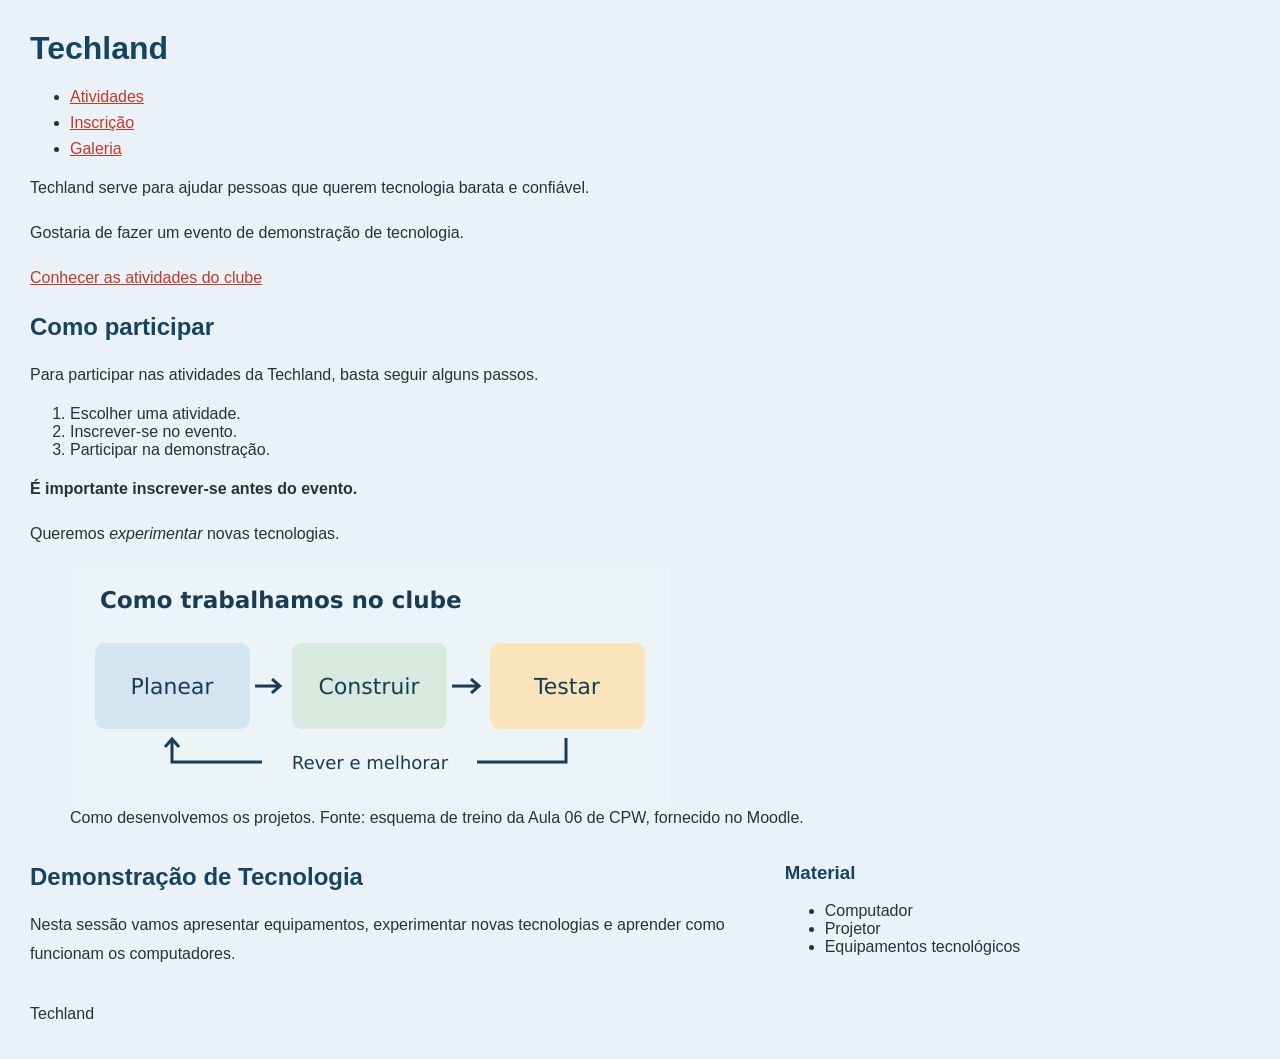
<file: Index.html>
<!DOCTYPE html>
<html lang="pt-PT">
<head>
    <meta charset="UTF-8">
    <meta name="viewport" content="width=device-width, initial-scale=1.0">
    <title>Techland | Início</title>
    <link rel="stylesheet" href="css/estilos.css">
</head>
<body>
    <header>
        <h1>Techland</h1>

        <nav>
            <ul>
                <li><a href="paginas/atividades.html">Atividades</a></li>
                <li><a href="paginas/inscricao.html">Inscrição</a></li>
                <li><a href="paginas/galeria.html">Galeria</a></li>
            </ul>
        </nav>
    </header>

    <main>
        <p>Techland serve para ajudar pessoas que querem tecnologia barata e confiável.</p>
        <p>Gostaria de fazer um evento de demonstração de tecnologia.</p>

        <p><a href="paginas/atividades.html">Conhecer as atividades do clube</a></p>

        <section>
            <h2>Como participar</h2>
            <p>Para participar nas atividades da Techland, basta seguir alguns passos.</p>
            <ol>
                <li>Escolher uma atividade.</li>
                <li>Inscrever-se no evento.</li>
                <li>Participar na demonstração.</li>
            </ol>
        </section>

        <p><strong>É importante inscrever-se antes do evento.</strong></p>
        <p>Queremos <em>experimentar</em> novas tecnologias.</p>

        <figure>
            <img src="imagens/oficina.png"
                 alt="Ciclo do clube: planear, construir, testar e regressar ao planeamento para melhorar."
                 width="600" height="240">
            <figcaption>
                Como desenvolvemos os projetos.
                Fonte: esquema de treino da Aula 06 de CPW, fornecido no Moodle.
            </figcaption>
        </figure>

        <!-- Exercício A4 - 01 -->
        <section class="sessao">

            <div class="sessao-info">
                <h2>Demonstração de Tecnologia</h2>
                <p>
                    Nesta sessão vamos apresentar equipamentos,
                    experimentar novas tecnologias e aprender
                    como funcionam os computadores.
                </p>
            </div>

            <aside class="sessao-material">
                <h3>Material</h3>
                <ul>
                    <li>Computador</li>
                    <li>Projetor</li>
                    <li>Equipamentos tecnológicos</li>
                </ul>
            </aside>

        </section>

    </main>

    <footer>
        <p>Techland</p>
    </footer>
</body>
</html>
</file>
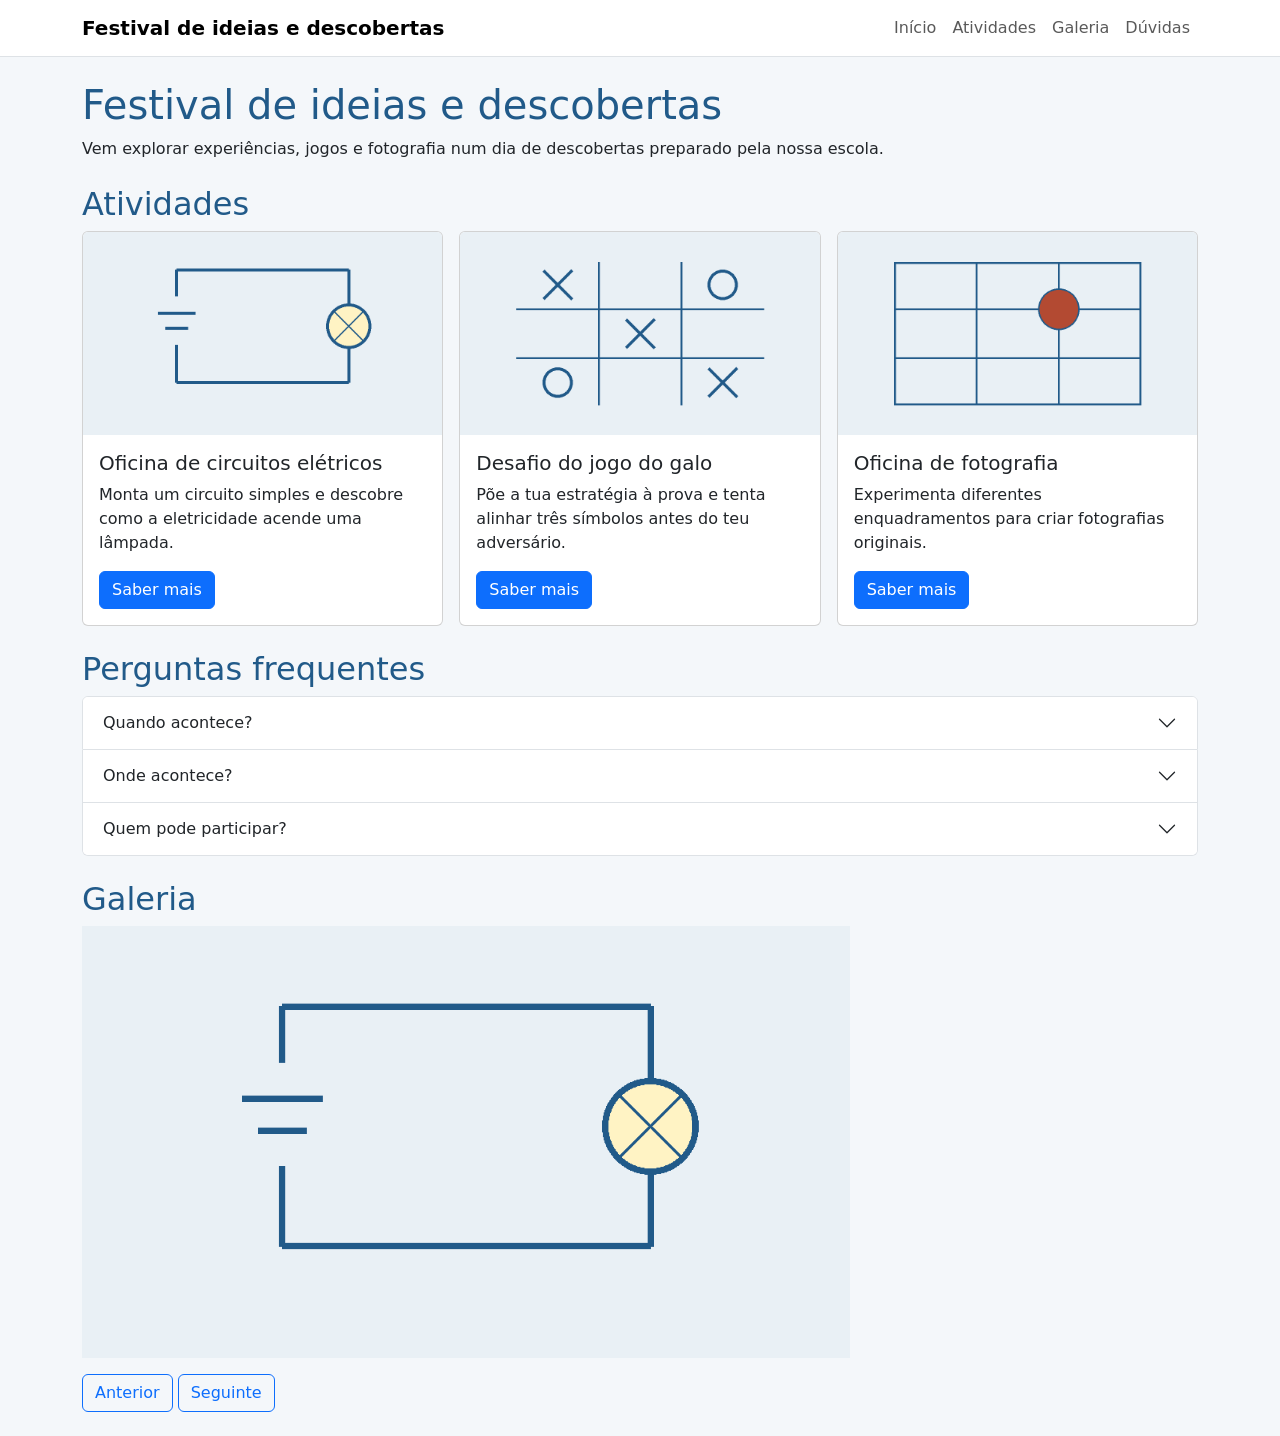
<file: evento-escola/index.html>
<!doctype html>
<html lang="pt-PT">
<head>
  <meta charset="utf-8">
  <meta name="viewport" content="width=device-width, initial-scale=1">
  <title>Festival de ideias e descobertas</title>
<link rel="stylesheet"
  href="https://cdn.jsdelivr.net/npm/bootstrap@5.3.8/dist/css/bootstrap.min.css"
  integrity="sha384-sRIl4kxILFvY47J16cr9ZwB07vP4J8+LH7qKQnuqkuIAvNWLzeN8tE5YBujZqJLB"
  crossorigin="anonymous">
  <link rel="stylesheet" href="estilos.css">
</head>
<body>
<nav class="navbar navbar-expand-lg bg-white border-bottom" aria-label="Navegação principal">
  <div class="container">
    <a class="navbar-brand fw-bold" href="#inicio">Festival de ideias e descobertas</a>
    <button class="navbar-toggler" type="button"
      data-bs-toggle="collapse" data-bs-target="#menuEvento"
      aria-controls="menuEvento" aria-expanded="false"
      aria-label="Abrir ou fechar o menu">
      <span class="navbar-toggler-icon"></span>
    </button>
    <div class="collapse navbar-collapse" id="menuEvento">
      <ul class="navbar-nav ms-auto">
        <li class="nav-item"><a class="nav-link" href="#inicio">Início</a></li>
        <li class="nav-item"><a class="nav-link" href="#atividades">Atividades</a></li>
        <li class="nav-item"><a class="nav-link" href="#galeria">Galeria</a></li>
        <li class="nav-item"><a class="nav-link" href="#perguntas">Dúvidas</a></li>
      </ul>
    </div>
  </div>
</nav>
<main class="container py-4">
  <header id="inicio" class="mb-4">
    <h1>Festival de ideias e descobertas</h1>
    <p>Vem explorar experiências, jogos e fotografia num dia de descobertas preparado pela nossa escola.</p>
  </header>
  <section id="atividades" aria-labelledby="tituloAtividades">
    <h2 id="tituloAtividades">Atividades</h2>
    <div class="row g-3">
<div class="col-12 col-md-4">
  <article class="card h-100">
    <img src="imagens/circuito.png" class="card-img-top img-fluid"
         alt="Esquema de uma pilha ligada a uma lâmpada.">
    <div class="card-body">
      <h3 class="card-title h5">Oficina de circuitos elétricos</h3>
      <p class="card-text">Monta um circuito simples e descobre como a eletricidade acende uma lâmpada.</p>
      <a href="#perguntas" class="btn btn-primary">Saber mais</a>
    </div>
  </article>
</div>
<div class="col-12 col-md-4">
  <article class="card h-100">
    <img src="imagens/jogo.png" class="card-img-top img-fluid"
         alt="Grelha de um jogo do galo com cruzes e círculos.">
    <div class="card-body">
      <h3 class="card-title h5">Desafio do jogo do galo</h3>
      <p class="card-text">Põe a tua estratégia à prova e tenta alinhar três símbolos antes do teu adversário.</p>
      <a href="#perguntas" class="btn btn-primary">Saber mais</a>
    </div>
  </article>
</div>
<div class="col-12 col-md-4">
  <article class="card h-100">
    <img src="imagens/enquadramento.png" class="card-img-top img-fluid"
         alt="Grelha de enquadramento com um círculo num dos cruzamentos.">
    <div class="card-body">
      <h3 class="card-title h5">Oficina de fotografia</h3>
      <p class="card-text">Experimenta diferentes enquadramentos para criar fotografias originais.</p>
      <a href="#perguntas" class="btn btn-primary">Saber mais</a>
    </div>
  </article>
</div>
    </div>
  </section>
  <section id="perguntas" class="mt-4">
    <h2>Perguntas frequentes</h2>
    <div class="accordion" id="faqEvento">
      <div class="accordion-item">
        <h3 class="accordion-header">
          <button class="accordion-button collapsed" type="button"
                  data-bs-toggle="collapse" data-bs-target="#quando"
                  aria-expanded="false" aria-controls="quando">
            Quando acontece?
          </button>
        </h3>
        <div id="quando" class="accordion-collapse collapse"
             data-bs-parent="#faqEvento">
          <div class="accordion-body">A data e o horário serão divulgados pela escola.</div>
        </div>
      </div>
      <div class="accordion-item">
        <h3 class="accordion-header">
          <button class="accordion-button collapsed" type="button"
                  data-bs-toggle="collapse" data-bs-target="#onde"
                  aria-expanded="false" aria-controls="onde">
            Onde acontece?
          </button>
        </h3>
        <div id="onde" class="accordion-collapse collapse"
             data-bs-parent="#faqEvento">
          <div class="accordion-body">O evento acontece na escola; o espaço será indicado pela organização.</div>
        </div>
      </div>
      <div class="accordion-item">
        <h3 class="accordion-header">
          <button class="accordion-button collapsed" type="button"
                  data-bs-toggle="collapse" data-bs-target="#quem"
                  aria-expanded="false" aria-controls="quem">
            Quem pode participar?
          </button>
        </h3>
        <div id="quem" class="accordion-collapse collapse"
             data-bs-parent="#faqEvento">
          <div class="accordion-body">A atividade destina-se à comunidade escolar. Contacta a organização para saber se é necessária inscrição.</div>
        </div>
      </div>
    </div>
  </section>
  <section id="galeria" class="mt-4">
    <h2>Galeria</h2>
   <div id="galeriaEvento" class="carousel slide" data-bs-interval="false"
     role="region" aria-label="Galeria do evento">
  <div class="carousel-inner">
    <div class="carousel-item active">
      <img src="imagens/circuito.png" class="d-block w-100 img-fluid"
           alt="Esquema de uma pilha ligada a uma lâmpada.">
    </div>
    <div class="carousel-item">
      <img src="imagens/jogo.png" class="d-block w-100 img-fluid"
           alt="Grelha de um jogo do galo com cruzes e círculos.">
    </div>
    <div class="carousel-item">
      <img src="imagens/enquadramento.png" class="d-block w-100 img-fluid"
           alt="Grelha de enquadramento com um círculo num dos cruzamentos.">
    </div>
  </div>
  <div class="mt-3">
    <button class="btn btn-outline-primary" type="button"
            data-bs-target="#galeriaEvento" data-bs-slide="prev">Anterior</button>
    <button class="btn btn-outline-primary" type="button"
            data-bs-target="#galeriaEvento" data-bs-slide="next">Seguinte</button>
  </div>
</div>
  </section>
</main>
<script
  src="https://cdn.jsdelivr.net/npm/bootstrap@5.3.8/dist/js/bootstrap.bundle.min.js"
  integrity="sha384-FKyoEForCGlyvwx9Hj09JcYn3nv7wiPVlz7YYwJrWVcXK/BmnVDxM+D2scQbITxI"
  crossorigin="anonymous"></script>
</body>
</html>
</file>
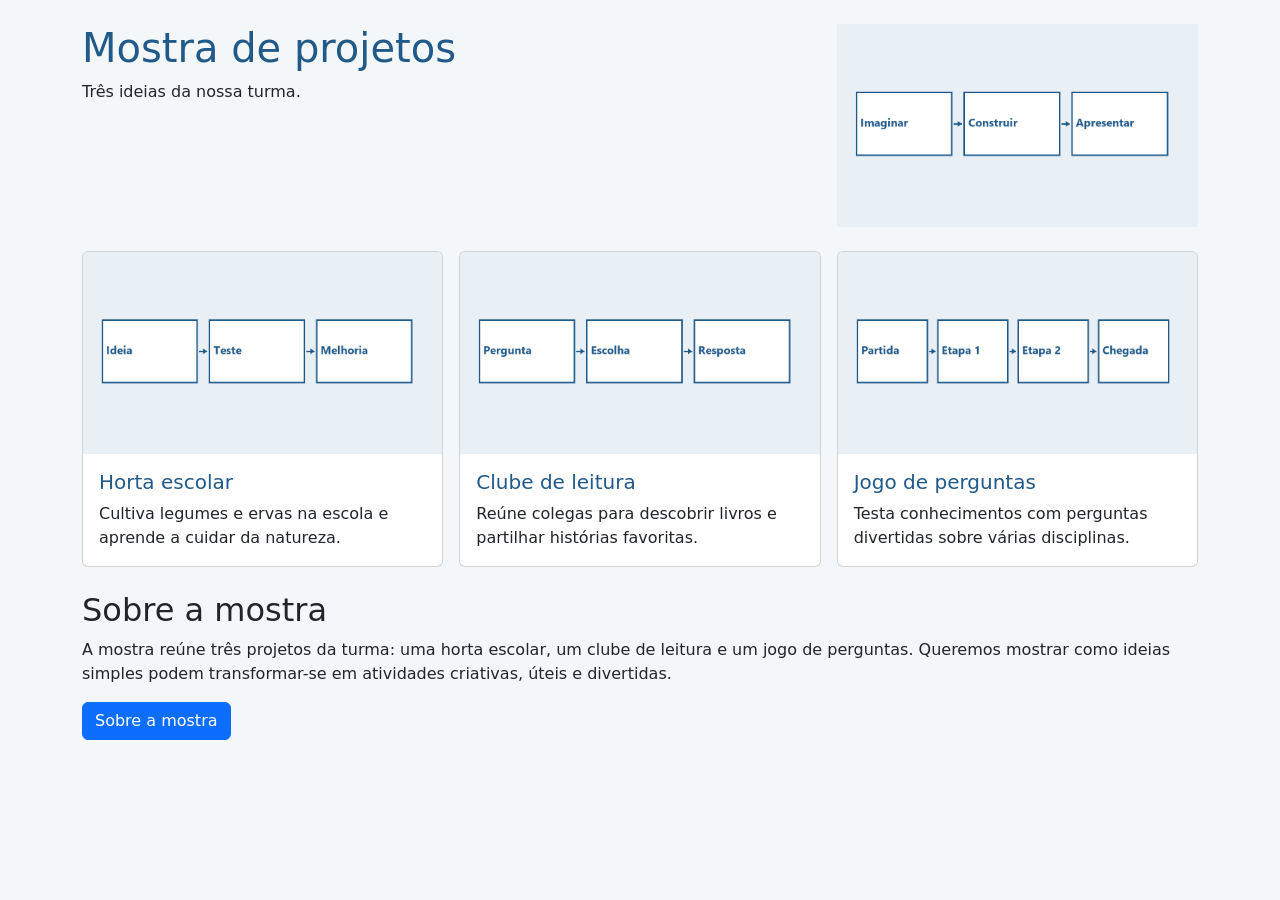
<file: mostra-projetos/index.html>
<!doctype html>
<html lang="pt-PT">
<head>
  <meta charset="utf-8">
  <meta name="viewport" content="width=device-width, initial-scale=1.0">
  <title>Mostra de projetos</title>
  <link rel="stylesheet"
    href="https://cdn.jsdelivr.net/npm/bootstrap@5.3.8/dist/css/bootstrap.min.css"
    integrity="sha384-sRIl4kxILFvY47J16cr9ZwB07vP4J8+LH7qKQnuqkuIAvNWLzeN8tE5YBujZqJLB"
    crossorigin="anonymous">
  <link rel="stylesheet" href="estilos.css">
</head>
<body>
  <main class="container py-4">
<header class="row g-3 mb-4">
  <div class="col-12 col-md-8">
    <h1>Mostra de projetos</h1>
    <p>Três ideias da nossa turma.</p>
  </div>
  <div class="col-12 col-md-4">
    <img src="imagens/mostra.png" class="img-fluid"
         alt="Etapas de um projeto: imaginar, construir e apresentar.">
  </div>
</header>
    <div class="row g-3">
      <div class="col-12 col-md-6 col-lg-4">
        <article class="card h-100">
          <img src="imagens/projeto-1.png"
     class="card-img-top img-fluid"
     alt="Esquema: uma ideia passa por um teste e por uma melhoria.">
          <div class="card-body">
            <h2 class="card-title h5">Horta escolar</h2>
            <p class="card-text">Cultiva legumes e ervas na escola e aprende a cuidar da natureza.</p>
          </div>
        </article>
      </div>
      <div class="col-12 col-md-6 col-lg-4">
        <article class="card h-100">
          <img src="imagens/projeto-2.png"
     class="card-img-top img-fluid"
     alt="Esquema: uma ideia passa por um teste e por uma melhoria.">
          <div class="card-body">
            <h2 class="card-title h5">Clube de leitura</h2>
            <p class="card-text">Reúne colegas para descobrir livros e partilhar histórias favoritas.</p>
          </div>
        </article>
      </div>
      <div class="col-12 col-md-6 col-lg-4">
        <article class="card h-100">
          <img src="imagens/projeto-3.png"
     class="card-img-top img-fluid"
     alt="Esquema: uma ideia passa por um teste e por uma melhoria.">
          <div class="card-body">
            <h2 class="card-title h5">Jogo de perguntas</h2>
            <p class="card-text">Testa conhecimentos com perguntas divertidas sobre várias disciplinas.</p>
          </div>
        </article>
      </div>
    </div>
    <section id="sobre" class="mt-4">
  <h2>Sobre a mostra</h2>
  <p>A mostra reúne três projetos da turma: uma horta escolar, um clube de leitura e um jogo de perguntas. Queremos mostrar como ideias simples podem transformar-se em atividades criativas, úteis e divertidas.</p>
</section>
<a href="#sobre" class="btn btn-primary">Sobre a mostra</a>
  </main>
</body>
</html>
</file>
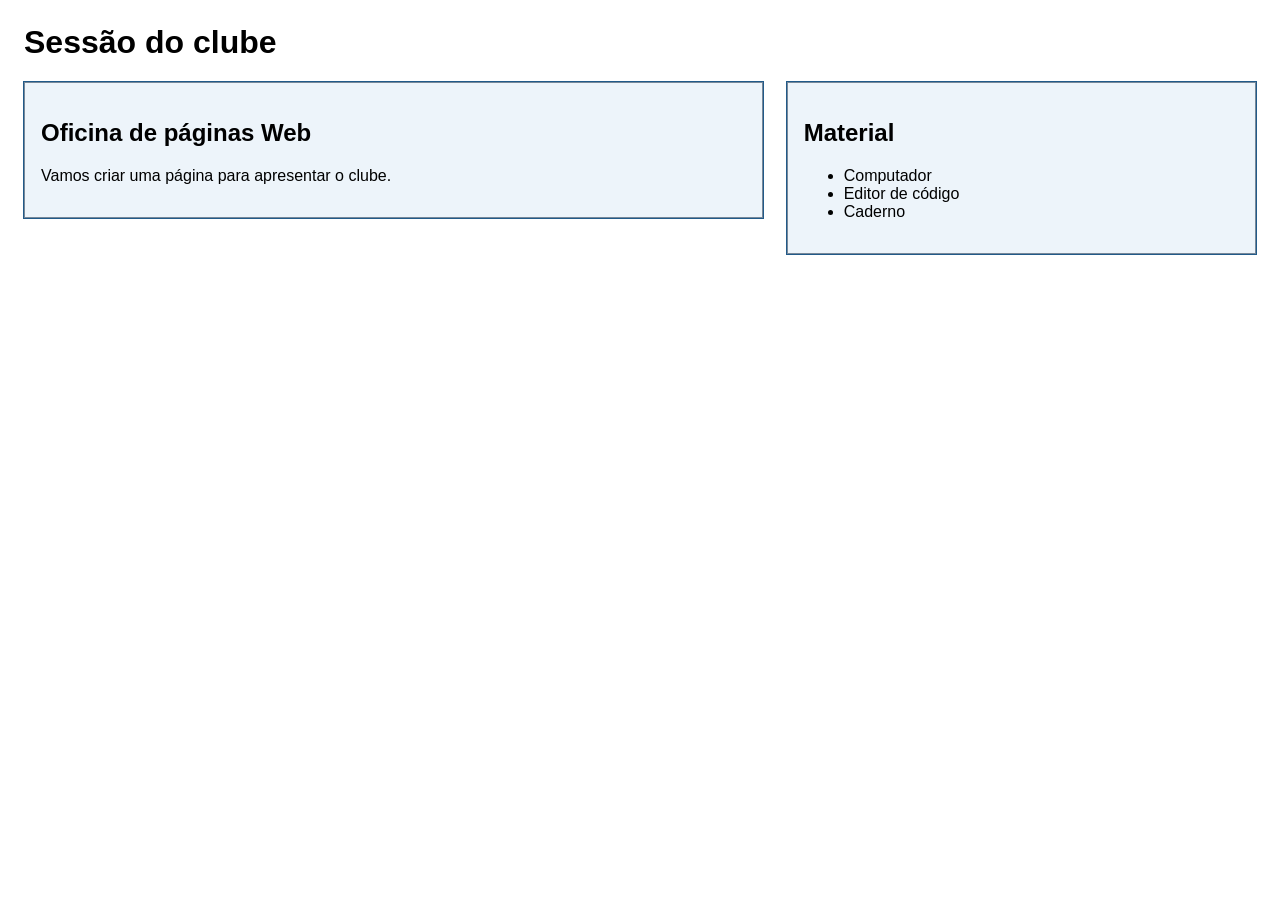
<file: Aula4/parte1/index.html>
<!DOCTYPE html>
<html lang="pt-PT">

<head>
    <meta charset="utf-8">
    <meta name="viewport" content="width=device-width, initial-scale=1">
    <title>Clube</title>
    <link rel="stylesheet" href="estilos.css">
</head>

<body>
    <main>
        <h1>Sessão do clube</h1>
        <section class="sessao">
            <div class="sessao-info">
                <h2>Oficina de páginas Web</h2>
                <p>Vamos criar uma página para apresentar o clube.</p>
            </div>
            <aside class="sessao-material">
                <h2>Material</h2>
                <ul>
                    <li>Computador</li>
                    <li>Editor de código</li>
                    <li>Caderno</li>
                </ul>
            </aside>
        </section>
    </main>
</body>
</html>
</file>
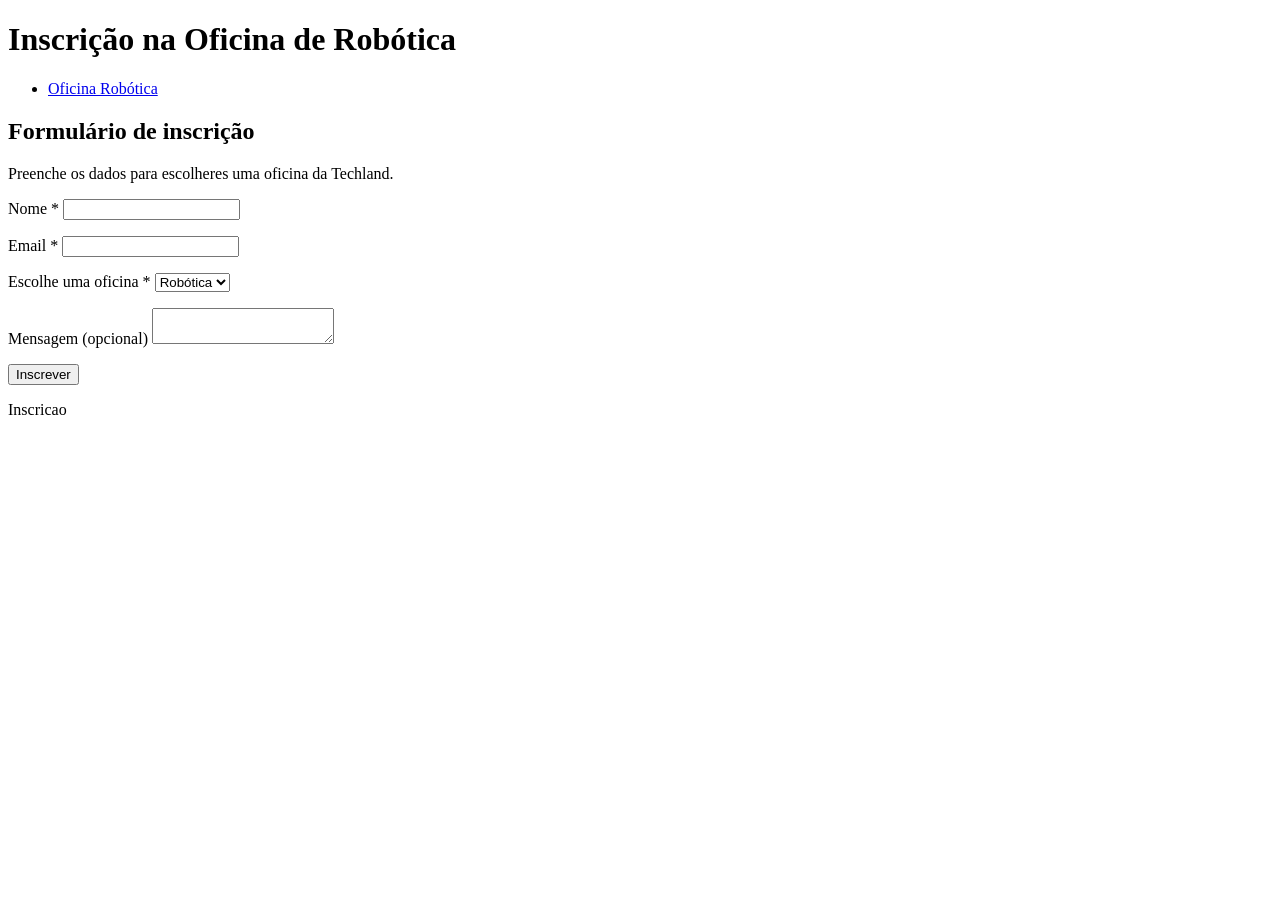
<file: paginas (teste)/inscricaoteste.html>
<!DOCTYPE html>
<html lang="pt-PT">
  <head>
    <meta charset="UTF-8">
    <meta name="viewport" content="width=device-width, initial-scale=1.0">
    <title>Inscrição | Oficina</title>
  </head>
  <body>
    <header>
      <h1>Inscrição na Oficina de Robótica</h1>
    </header>

    <nav>
      <ul>
        <li><a href="oficinas.html">Oficina Robótica</a></li>
      </ul>
    </nav>

        <main>
      <h2>Formulário de inscrição</h2>
      <p>Preenche os dados para escolheres uma oficina da Techland.</p>

      <form action="inscricao.html" method="get">
       <p><label for="nome">Nome *</label>
        <input type="text" id="nome" name="nome" required></form></p>
        <p></p><label for="email">Email *</label>
        <input type="email" id="email" name="email" required></p>
        <p><label for="oficina">Escolhe uma oficina *</label>
        <select id="oficina" name="oficina" required><br></p>
          <option value="robotica">Robótica</option>
        </select>
                <p><label for="mensagem">Mensagem (opcional)</label>
        <textarea id="mensagem" name="mensagem"></textarea></p>
                <button type="submit">Inscrever</button>
</form>
    </main>

    <footer>
      <p>Inscricao</p>
    </footer>
  </body>
</html>
</file>
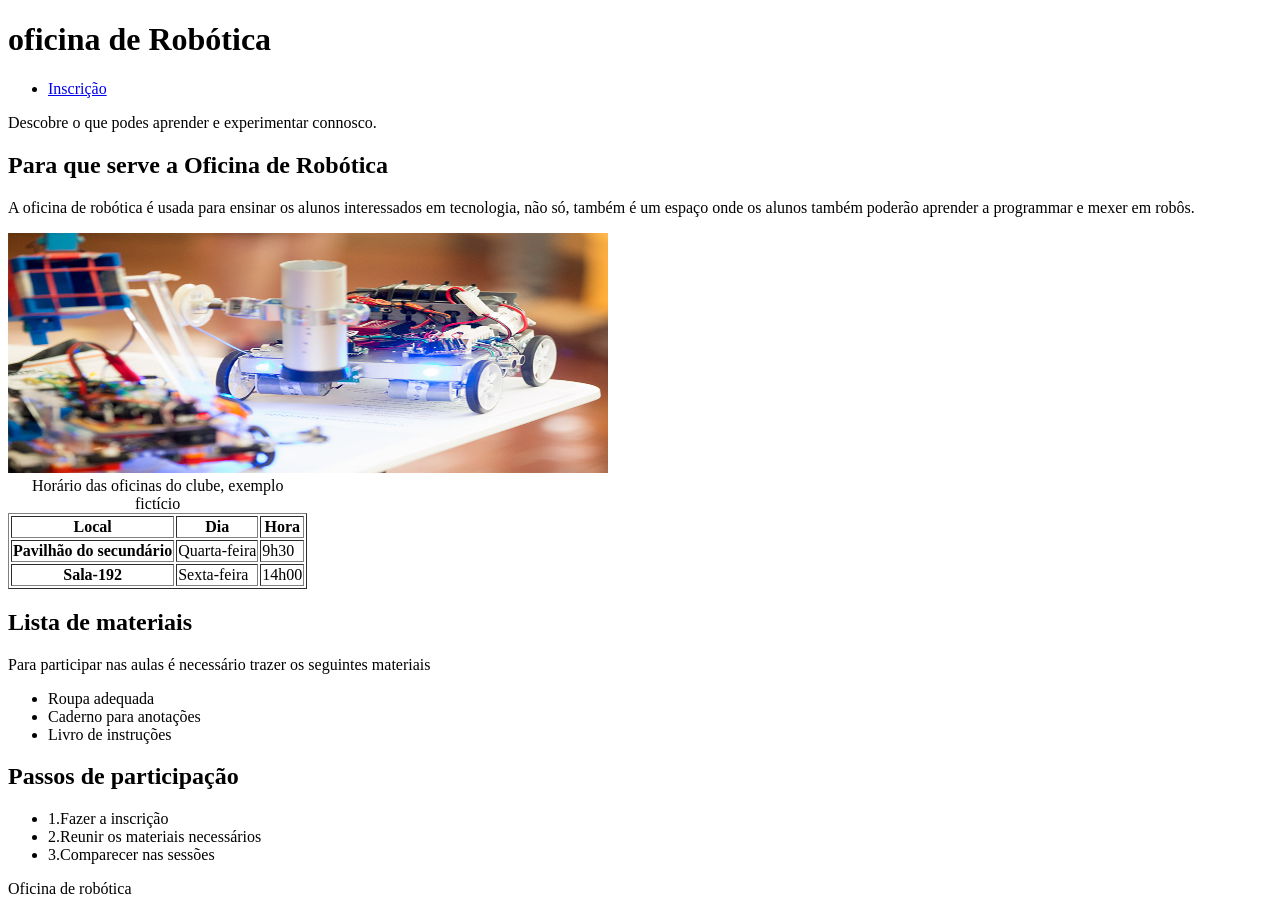
<file: paginas (teste)/oficinas.html>
<!DOCTYPE html>
<html lang="pt-PT">
  <head>
    <meta charset="UTF-8">
    <meta name="viewport" content="width=device-width, initial-scale=1.0">
    <title>Oficina Robótica</title>
  </head>
  <body>
  <header>
    <h1>oficina de Robótica</h1>

    <nav>
      <ul>
        <li><a href="inscricaoteste.html">Inscrição</a></li>
      </ul>
    </nav>
</header>
<main>
    <p>Descobre o que podes aprender e experimentar connosco.</p>
<section>
    <h2>Para que serve a Oficina de Robótica</h2>
    <p>A oficina de robótica é usada para ensinar os alunos interessados em tecnologia, não só, também é um espaço onde os alunos também poderão aprender a programmar e mexer em robôs. </p>
  
    <img src="../imagens/robotica.jpg"
       alt="Imagem de demostração de robôs feitos em aula."
       width="600" height="240">

       <table border="1">
  <caption>Horário das oficinas do clube, exemplo fictício</caption>
  <thead>
    <tr>
      <th scope="col">Local</th>
      <th scope="col">Dia</th>
      <th scope="col">Hora</th>
    </tr>
  </thead>
  <tbody>
    <tr>
      <th scope="row">Pavilhão do secundário</th>
      <td>Quarta-feira</td>
      <td>9h30</td>
    </tr>
    <tr>
      <th scope="row">Sala-192</th>
      <td>Sexta-feira</td>
      <td>14h00</td>
    </tr>
  </tbody>
</table>

</section>
<section>
    <h2>Lista de materiais</h2>
    <p>Para participar nas aulas é necessário trazer os seguintes materiais</p>
    <ul>
        <li>Roupa adequada </li>
        <li>Caderno para anotações</li>
        <li>Livro de instruções</li>
    </ul>
</section>
<section>
    <h2>Passos de participação</h2>
    <ul>
        <li>1.Fazer a inscrição</li> 
        <li>2.Reunir os materiais necessários</li>
        <li>3.Comparecer nas sessões</li>
    </ul>
</section>


    
   </main>

<footer>
  <p>Oficina de robótica</p>
</footer>

  </body>
</html>
</file>
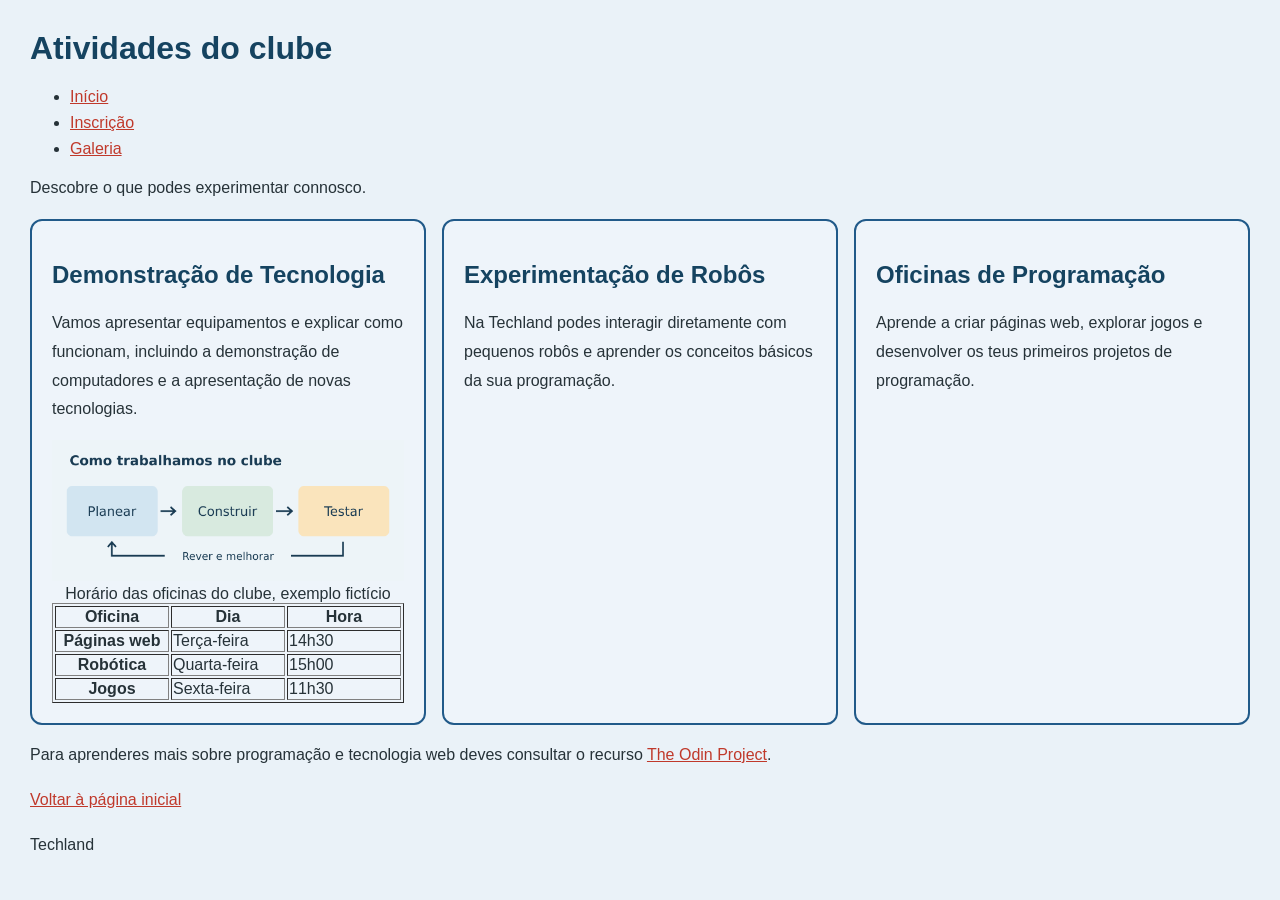
<file: paginas/atividades.html>
<!DOCTYPE html>
<html lang="pt-PT">
<head>
    <meta charset="UTF-8">
    <meta name="viewport" content="width=device-width, initial-scale=1.0">
    <title>Atividades | Techland</title>
    <link rel="stylesheet" href="../css/estilos.css">
</head>
<body>
    <header>
        <h1>Atividades do clube</h1>

        <nav>
            <ul>
                <li><a href="../index.html">Início</a></li>
                <li><a href="inscricao.html">Inscrição</a></li>
                <li><a href="galeria.html">Galeria</a></li>
            </ul>
        </nav>
    </header>

    <main>
        <p>Descobre o que podes experimentar connosco.</p>

        <div class="cartoes-atividades">
            <article class="cartao">
                <h2>Demonstração de Tecnologia</h2>
                <p>Vamos apresentar equipamentos e explicar como funcionam, incluindo a demonstração de computadores e a apresentação de novas tecnologias.</p>

                <img src="../imagens/oficina.png"
                     alt="Ciclo do clube: planear, construir, testar e regressar ao planeamento para melhorar."
                     width="600" height="240">

                <table border="1">
                    <caption>Horário das oficinas do clube, exemplo fictício</caption>
                    <thead>
                        <tr>
                            <th scope="col">Oficina</th>
                            <th scope="col">Dia</th>
                            <th scope="col">Hora</th>
                        </tr>
                    </thead>
                    <tbody>
                        <tr>
                            <th scope="row">Páginas web</th>
                            <td>Terça-feira</td>
                            <td>14h30</td>
                        </tr>
                        <tr>
                            <th scope="row">Robótica</th>
                            <td>Quarta-feira</td>
                            <td>15h00</td>
                        </tr>
                        <tr>
                            <th scope="row">Jogos</th>
                            <td>Sexta-feira</td>
                            <td>11h30</td>
                        </tr>
                    </tbody>
                </table>
            </article>

            <article class="cartao">
                <h2>Experimentação de Robôs</h2>
                <p>Na Techland podes interagir diretamente com pequenos robôs e aprender os conceitos básicos da sua programação.</p>
            </article>

            <article class="cartao">
                <h2>Oficinas de Programação</h2>
                <p>Aprende a criar páginas web, explorar jogos e desenvolver os teus primeiros projetos de programação.</p>
            </article>
        </div>

        <p>Para aprenderes mais sobre programação e tecnologia web deves consultar o recurso <a href="https://www.theodinproject.com/">The Odin Project</a>.</p>

        <p><a href="../index.html">Voltar à página inicial</a></p>
    </main>

    <footer>
        <p>Techland</p>
    </footer>
</body>
</html>
</file>
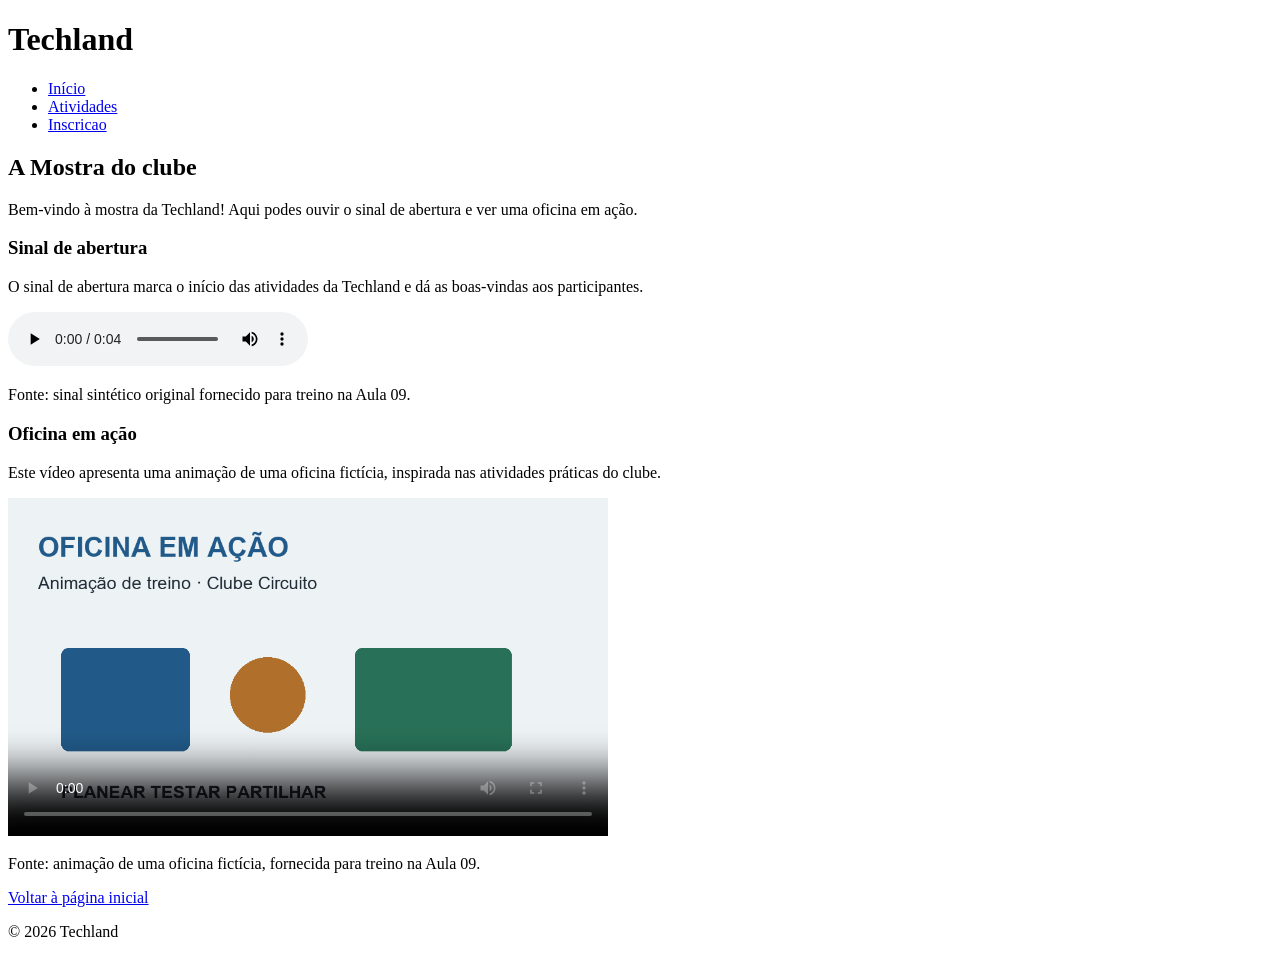
<file: paginas/galeria.html>
<!DOCTYPE html>
<html lang="pt">
<head>
    <meta charset="UTF-8">
    <meta name="viewport" content="width=device-width, initial-scale=1.0">
    <title>A Mostra do clube | Techland</title>
</head>
<body>
    <header>
        <h1>Techland</h1>
        <nav>
            <ul>
        <li><a href="../index.html">Início</a></li>
        <li><a href="atividades.html">Atividades</a></li>
        <li><a href="inscricao.html">Inscricao</a></li>
            </ul>
        </nav>
    </header>

    <main>
        <h2>A Mostra do clube</h2>
        <p>Bem-vindo à mostra da Techland! Aqui podes ouvir o sinal de abertura e ver uma oficina em ação.</p>

        <section>
            <h3>Sinal de abertura</h3>
            <p>O sinal de abertura marca o início das atividades da Techland e dá as boas-vindas aos participantes.</p>

            <audio controls>
                <source src="../media/sinal.mp3" type="audio/mpeg">
                O teu navegador não suporta áudio.
            </audio>

            <p>Fonte: sinal sintético original fornecido para treino na Aula 09.</p>
        </section>

        <section>
            <h3>Oficina em ação</h3>
            <p>Este vídeo apresenta uma animação de uma oficina fictícia, inspirada nas atividades práticas do clube.</p>

            <video controls poster="../imagens/capa-video.png" width="600">
                <source src="../media/oficina.mp4" type="video/mp4">
                O teu navegador não suporta vídeo.
            </video>

            <p>Fonte: animação de uma oficina fictícia, fornecida para treino na Aula 09.</p>
        </section>

        <p><a href="../index.html">Voltar à página inicial</a></p>
    </main>

    <footer>
        <p>&copy; 2026 Techland</p>
    </footer>
</body>
</html>
</file>
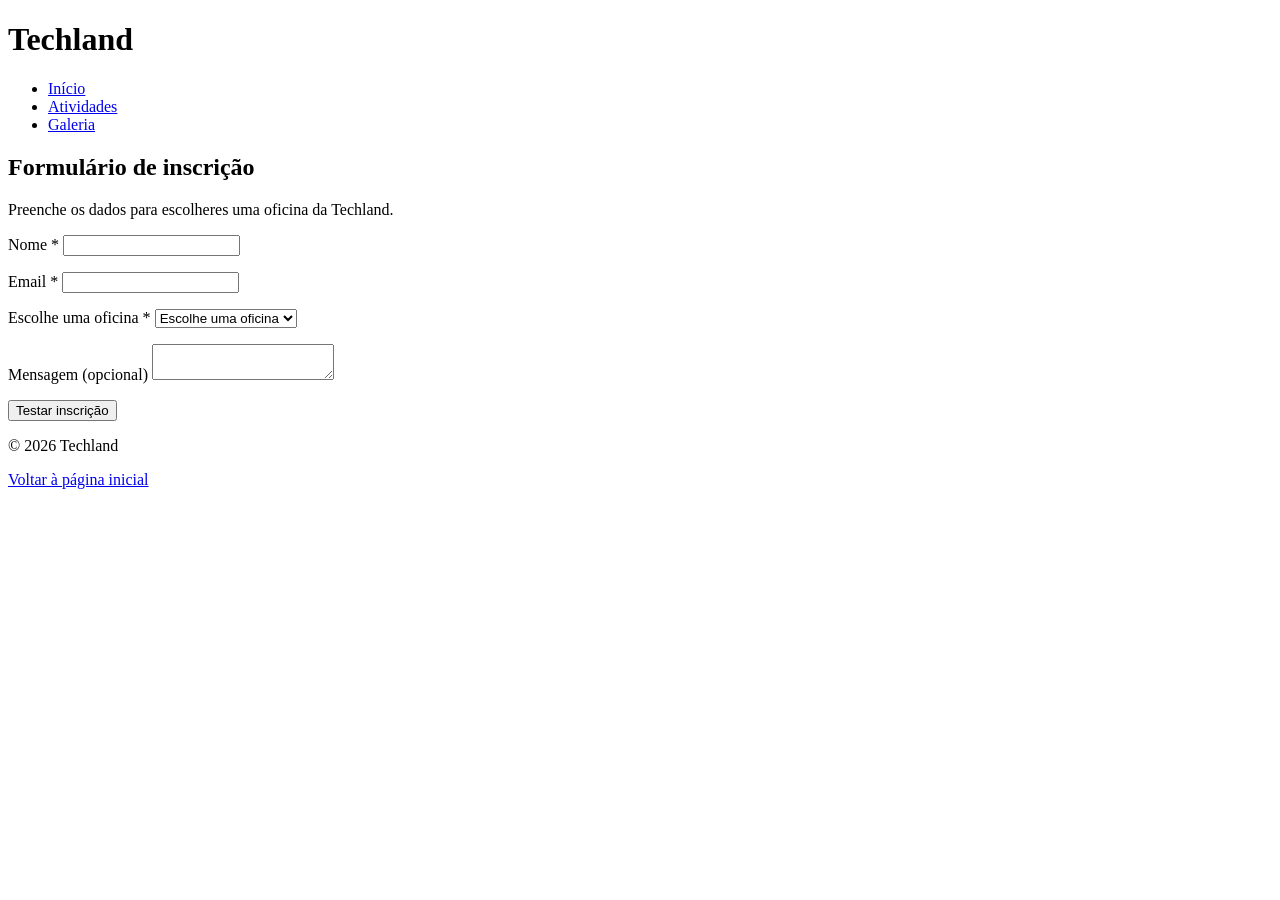
<file: paginas/inscricao.html>
<!DOCTYPE html>
<html lang="pt">
<head>
    <meta charset="UTF-8">
    <meta name="viewport" content="width=device-width, initial-scale=1.0">
    <title>Inscrição | Techland</title>
</head>
<body>
    <header>
        <h1>Techland</h1>
        <nav>
          <ul>
        <li><a href="../index.html">Início</a></li>
        <li><a href="atividades.html">Atividades</a></li>
        <li><a href="galeria.html">Galeria</a></li>
          </ul>
        </nav>
    </header>

    <main>
        <h2>Formulário de inscrição</h2>
        <p>Preenche os dados para escolheres uma oficina da Techland.</p>

        <form action="inscricao.html" method="get">
            <p>
                <label for="nome">Nome *</label>
                <input type="text" id="nome" name="nome" required>
            </p>

            <p>
                <label for="email">Email *</label>
                <input type="email" id="email" name="email" required>
            </p>

            <p>
                <label for="oficina">Escolhe uma oficina *</label>
                <select id="oficina" name="oficina" required>
                    <option value="">Escolhe uma oficina</option>
                    <option value="paginas-web">Páginas web</option>
                    <option value="robotica">Robótica</option>
                    <option value="jogos">Jogos</option>
                </select>
            </p>

            <p>
                <label for="mensagem">Mensagem (opcional)</label>
                <textarea id="mensagem" name="mensagem"></textarea>
            </p>

            <button type="submit">Testar inscrição</button>
        </form>
    </main>

    <footer>
        <p>&copy; 2026 Techland</p>
        <p><a href="../index.html">Voltar à página inicial</a></p>
    </footer>
</body>
</html>
</file>
<file: css/estilos.css>
body {
    background-color: #eaf2f8;
    color: #263238;
    font-family: Arial, sans-serif;
    margin: 30px;
}

h1, h2, h3 {
    color: #154360;
}

a {
    color: #c0392b;
}

p {
    line-height: 1.8;
}

nav li {
    margin-bottom: 8px;
}

.cartao {
    background-color: #eef4fa;
    padding: 20px;
    border: 2px solid #215a89;
    margin-bottom: 16px;
    border-radius: 12px;
}

.cartoes-atividades {
    display: flex;
    flex-wrap: wrap;
    gap: 16px;
}

.cartoes-atividades .cartao {
    box-sizing: border-box;
    flex: 1 1 300px;
    min-width: 0;
    margin-bottom: 0;
}

.cartoes-atividades img {
    max-width: 100%;
    height: auto;
}

.cartoes-atividades table {
    width: 100%;
    table-layout: fixed;
}

/* A4 - 01: Dar mais espaço à informação */

.sessao {
    display: flex;
    flex-direction: row;
    gap: 24px;
}

.sessao-info {
    flex: 2 1 200px;
}

.sessao-material {
    flex: 1 1 200px;
}

.sessao-info,
.sessao-material {
    min-width: 0;
    overflow-wrap: anywhere;
}
</file>
<file: evento-escola/estilos.css>
body { background-color: #f4f7fa; }
h1, h2 { color: #215a89; }
#galeria { max-width: 48rem; }
</file>
<file: mostra-projetos/estilos.css>
body { background-color: #f4f7fa; }
h1 { color: #215a89; }
.card-title { color: #215a89; }
</file>
<file: Aula4/parte1/estilos.css>
* {
    box-sizing: border-box;
}

body {
    font-family: Arial, sans-serif;
    margin: 24px;
}

.sessao-info,
.sessao-material {
    padding: 16px;
    border: 1px solid #789;
    background: #edf4fa;
    outline: 1px solid #215a89;
}

.sessao {
    display: flex;
    flex-direction: row;
    gap: 24px;
    align-items: flex-start;
}


.sessao-info {
    flex: 2 1 200px;
}

.sessao-material {
    flex: 1 1 200px;
    min-width: 0;
    overflow-wrap: anywhere;
}

@media (max-width: 700px) {
  .sessao {
    flex-direction: column;
    align-items: stretch;
  }
  .sessao-info,
  .sessao-material {
    flex-basis: auto;
  }
}
</file>
